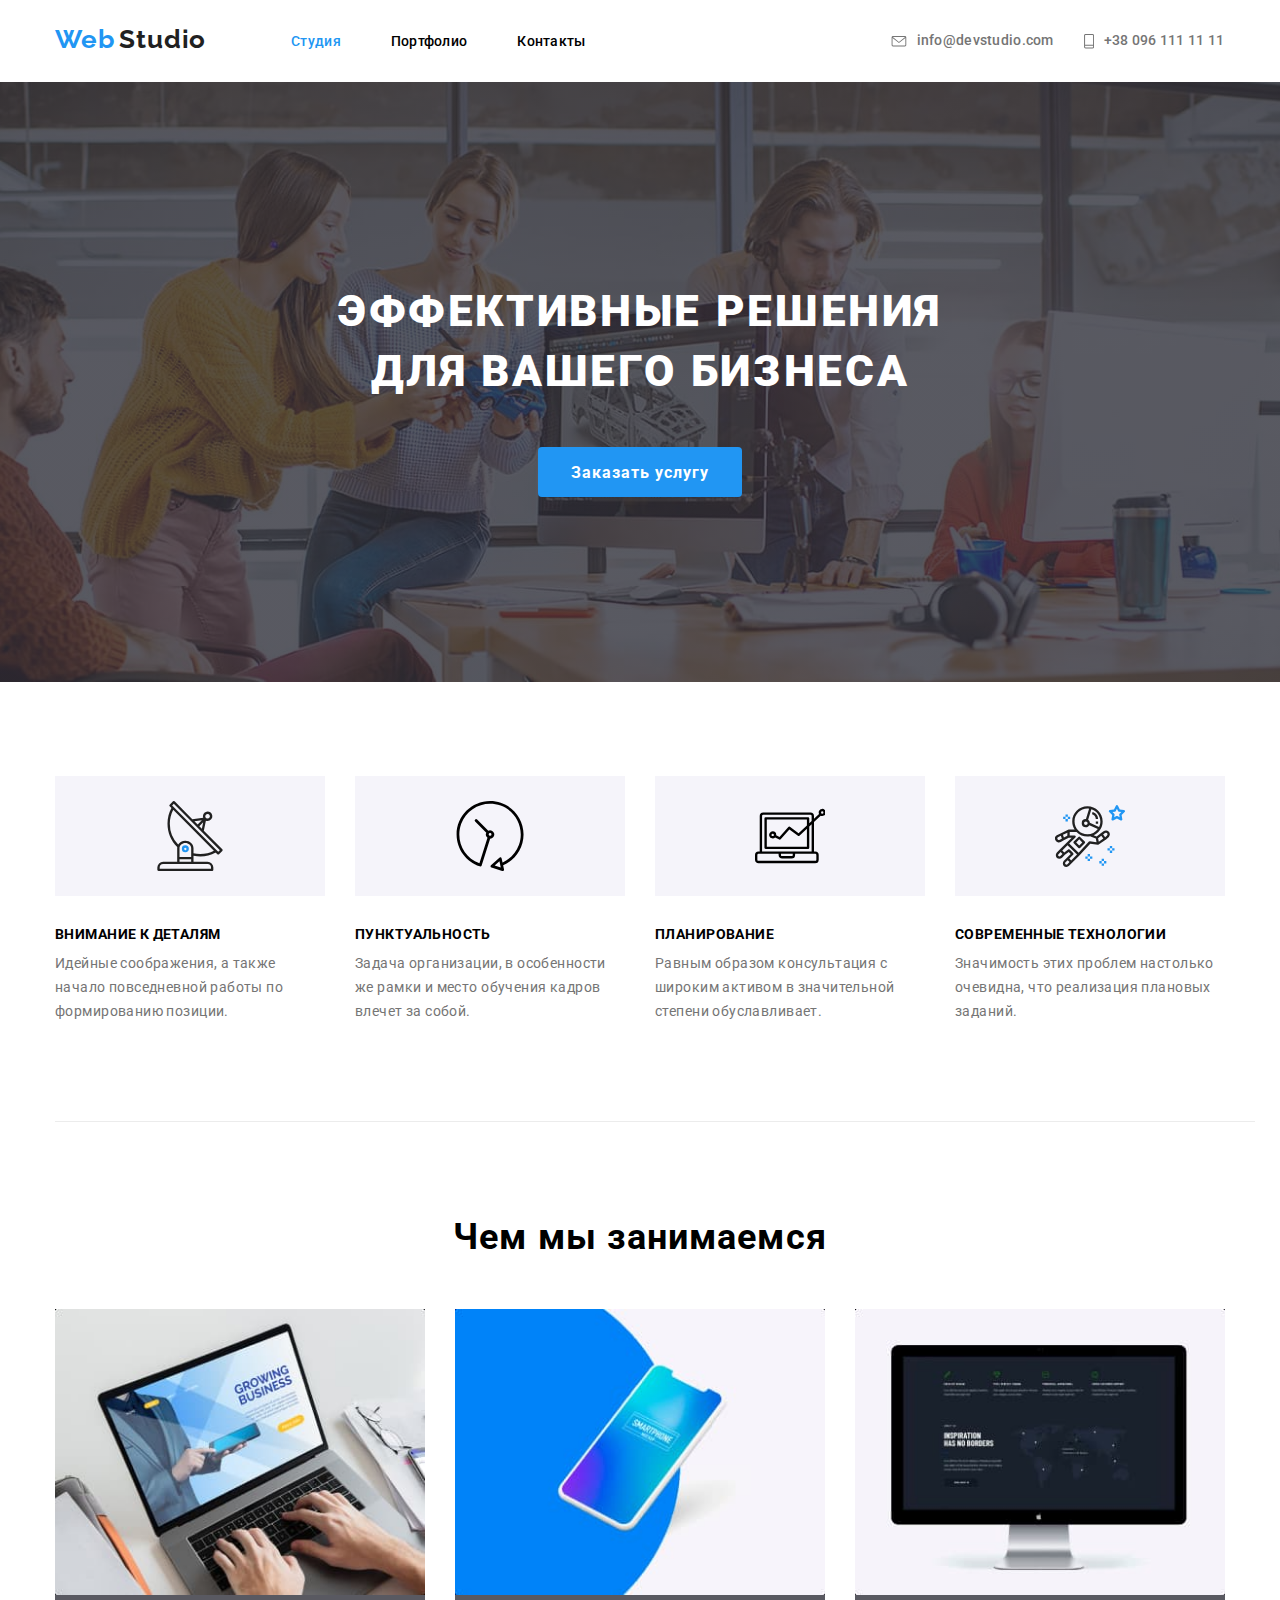
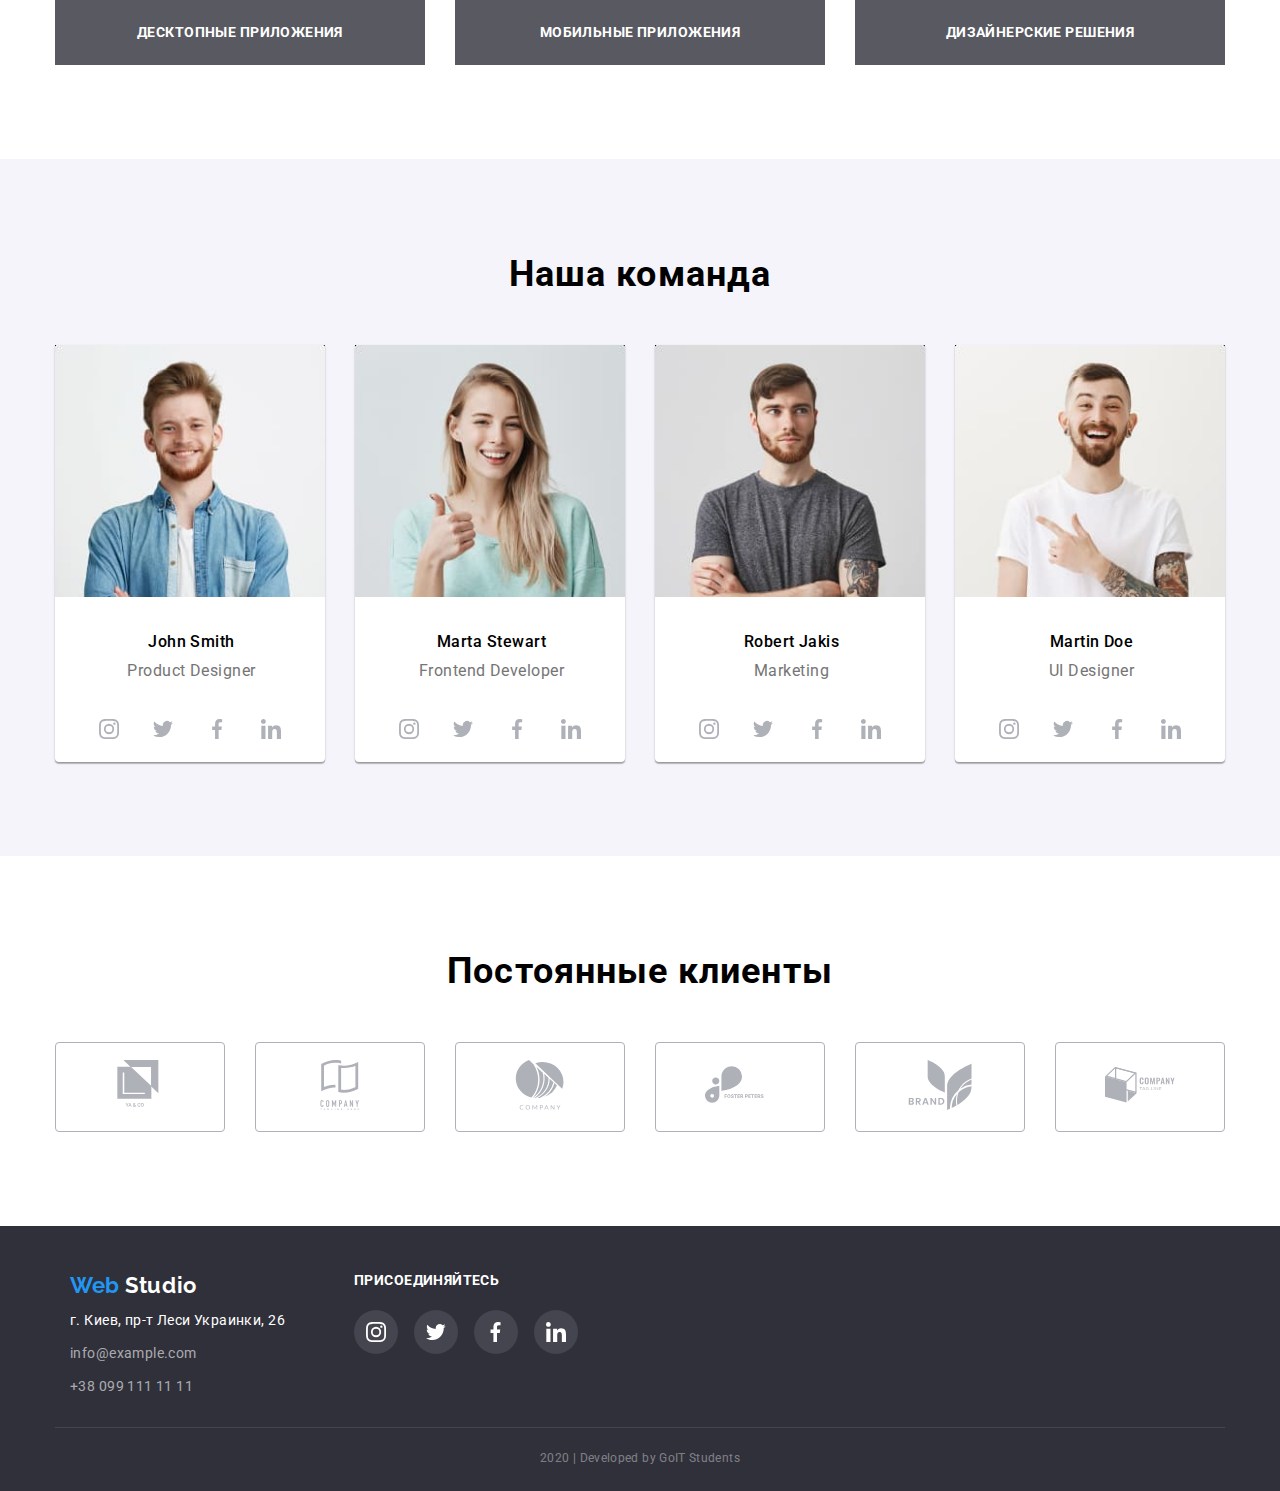
<file: index.html>
<!DOCTYPE html>
<html lang="ru">
  <head>
    <title>Document</title>
    <link
      rel="stylesheet"
      href="https://cdnjs.cloudflare.com/ajax/libs/modern-normalize/0.6.0/modern-normalize.min.css"
    />
    <link rel="stylesheet" href="./css/index.css" />
    <link
      href="https://fonts.googleapis.com/css2?family=Raleway:wght@400;500;700&family=Roboto:wght@400;500;700&display=swap"
      rel="stylesheet"
    />
    <style>
      a {
        text-decoration: none;
      }
    </style>
  </head>
  <body>
    <header>
      <div class="container">
      <div class="site-nav">
            <a class="logotype" href="">
            <span class="accent">Web</span>
            <span class="logo">Studio</span>
          </a>
          <nav>
          <ul class="main-navigation">
            <li class="nav1">
              <a class="link-current" href="./index.html">Студия</a>
            </li>
            <li class="nav1">
              <a href="./portfolio.html">Портфолио</a>
            </li>
            <li class="nav1"><a href="">Контакты</a></li>
          </ul>
        </nav>
        <ul class="mail">
          <li class="mail1">
            <a href="" class="icon-flex">
              <svg class="mail1-icon">
                <use href="./svg/symbol-defs.svg#icon-envelopenew"></use>
              </svg>
              info@devstudio.com
            </a>
          </li>
          <li class="mail1">
            <a href="" class="icon-flex">
              <svg class="mail1-icon2">
                <use href="./svg/symbol-defs.svg#icon-Vector"></use>
              </svg>
              +38 096 111 11 11</a>
          </li>
        </ul>
      </div>
      </div>
    </header>
    <section class="hero-order">
        <h1 class="hero">эффективные решения для вашего бизнеса</h1>
        <a href="" class="order-service">Заказать услугу </a>
        </section>
      <section class="container">
          <ul class="benefits">
            <li class="benefits-element">
              <div class="picture-background">
              <a href="">
                <svg class="antenna">
                  <use href="./svg/symbol-defs.svg#icon-antenna"></use>
                </svg>
                </div>
              </a>
              <h3 class="benefits-head">Внимание к деталям</h3>
              <p class="benefits-descr">
                Идейные соображения, а также начало повседневной работы по
                формированию позиции.
              </p>
            </li>
            <li class="benefits-element">
              <div class="picture-background">
              <a href="">
                <svg class="clock">
                  <use href="./svg/symbol-defs.svg#icon-Vector3"></use>
                </svg>
                </div>
              </a>
              <h3 class="benefits-head">Пунктуальность</h3>
              <p class="benefits-descr">
                Задача организации, в особенности же рамки и место обучения
                кадров влечет за собой.
              </p>
            </li>
            <li class="benefits-element">
              <div class="picture-background">
                <a href="">
                  <svg class="monitor">
                    <use href="./svg/symbol-defs.svg#icon-Vector4"></use>
                  </svg>
              </div></a>
              <h3 class="benefits-head">Планирование</h3>
              <p class="benefits-descr">
                Равным образом консультация с широким активом в значительной
                степени обуславливает.
              </p>
            </li>
            <li class="benefits-element">
              <div class="picture-background">
                <a href="">
                <svg class="cosmonaut">
                  <use href="./svg/symbol-defs.svg#icon-Vector5"></use>
                </svg>
              </div></a>
              <h3 class="benefits-head">Современные технологии</h3>
              <p class="benefits-descr">
                Значимость этих проблем настолько очевидна, что реализация
                плановых заданий.
              </p>
            </li>
          </ul>
        </section>
        <div class="directions">
        <section class="container">
        <h2 class="head-2-descr">Чем мы занимаемся</h2>
        <ul class="work">
          <li class="work-element">
            <img src="./jpg/img1.jpg" alt="Ноут" width="370px" class="image-work" />
            <h3 class="work-head">Десктопные приложения</h3>
          </li>
          <li class="work-element">
            <img src="./jpg/box2.jpg" alt="Смартфон" width="370px" class="image-work" />
            <h3 class="work-head">Мобильные приложения</h3>
          </li>
          <li class="work-element">
            <img src="./jpg/img3.jpg" alt="Монитор2" width="370px" class="image-work"/>
            <h3 class="work-head">Дизайнерские решения</h3>
          </li>
        </ul>
      </section>
      </div>
      <section class="our-team">
        <div class="container">
        <h2 class="head-2-descr">Наша команда</h2>
        <ul class="team">
          <li class="team-element">
            <img src="./jpg/imgp1.jpg" alt="Человек1" width="270px" />
            <div class="name-job">
            <p class="name">
              John Smith
            </p>
            <p class="job">Product Designer</p>
            </div>
            <ul class="icons">
              <li class="icons-element">
                <a href="" class="icons-element-url">
                  <svg class="icon-svg">
                    <use href="./svg/symbol-defs.svg#icon-inst"></use>
                  </svg>
                  </a>
              </li>
              <li class="icons-element">
                <a href="" class="icons-element-url">
                  <svg class="icon-svg">
                    <use href="./svg/symbol-defs.svg#icon-twitter"></use>
                  </svg>
                   </a>
              </li>
              <li class="icons-element">
                <a href="" class="icons-element-url"> 
                  <svg class="icon-svg">
                    <use href="./svg/symbol-defs.svg#icon-Vectornew"></use>
                  </svg>
                 </a>
              </li>
              <li class="icons-element">
                <a href="" class="icons-element-url">
                  <svg class="icon-svg">
                    <use href="./svg/symbol-defs.svg#icon-li1"></use>
                  </svg>
                 </a>
              </li>
            </ul>
          </li>
          <li class="team-element">
            <img src="./jpg/imgp2.jpg" alt="Человек2" width="270px" />
            <div class="name-job">
            <p class="name">Marta Stewart</p>
            <p class="job">Frontend Developer</p> </div>
            <ul class="icons">
              <li class="icons-element">
                <a href="" class="icons-element-url">
                  <svg class="icon-svg">
                    <use href="./svg/symbol-defs.svg#icon-inst"></use>
                  </svg>
                </a>
              </li>
              <li class="icons-element">
                <a href="" class="icons-element-url">
                  <svg class="icon-svg">
                    <use href="./svg/symbol-defs.svg#icon-twitter"></use>
                  </svg>
                </a>
              </li>
              <li class="icons-element">
                <a href="" class="icons-element-url">
                  <svg class="icon-svg">
                    <use href="./svg/symbol-defs.svg#icon-Vectornew"></use>
                  </svg>
                </a>
              </li>
              <li class="icons-element">
                <a href="" class="icons-element-url">
                  <svg class="icon-svg">
                    <use href="./svg/symbol-defs.svg#icon-li1"></use>
                  </svg>
                </a>
              </li>
            </ul>
          </li>
          <li class="team-element">
            <img src="./jpg/imgp3.jpg" alt="Человек3" width="270px" />
            <div class="name-job"> 
            <p class="name">
              Robert Jakis
            </p>
            <p class="job">Marketing</p> </div>
            <ul class="icons">
              <li class="icons-element">
                <a href="" class="icons-element-url">
                  <svg class="icon-svg">
                    <use href="./svg/symbol-defs.svg#icon-inst"></use>
                  </svg>
                </a>
              </li>
              <li class="icons-element">
                <a href="" class="icons-element-url">
                  <svg class="icon-svg">
                    <use href="./svg/symbol-defs.svg#icon-twitter"></use>
                  </svg>
                </a>
              </li>
              <li class="icons-element">
                <a href="" class="icons-element-url">
                  <svg class="icon-svg">
                    <use href="./svg/symbol-defs.svg#icon-Vectornew"></use>
                  </svg>
                </a>
              </li>
              <li class="icons-element">
                <a href="" class="icons-element-url">
                  <svg class="icon-svg">
                    <use href="./svg/symbol-defs.svg#icon-li1"></use>
                  </svg>
                </a>
              </li>
            </ul>
          </li>
          <li class="team-element">
            <img src="./jpg/imgp4.jpg" alt="Человек4" width="270" />
            <div class="name-job">
            <p class="name">
              Martin Doe
            </p>
            <p class="job">UI Designer</p> </div>
            <ul class="icons">
              <li class="icons-element">
                <a href="" class="icons-element-url">
                  <svg class="icon-svg">
                    <use href="./svg/symbol-defs.svg#icon-inst"></use>
                  </svg>
                </a>
              </li>
              <li class="icons-element">
                <a href="" class="icons-element-url">
                  <svg class="icon-svg">
                    <use href="./svg/symbol-defs.svg#icon-twitter"></use>
                  </svg>
                </a>
              </li>
              <li class="icons-element">
                <a href="" class="icons-element-url">
                  <svg class="icon-svg">
                    <use href="./svg/symbol-defs.svg#icon-Vectornew"></use>
                  </svg>
                </a>
              </li>
              <li class="icons-element">
                <a href="" class="icons-element-url">
                  <svg class="icon-svg">
                    <use href="./svg/symbol-defs.svg#icon-li1"></use>
                  </svg>
                </a>
              </li>
            </ul>
          </li>
        </ul>
        </div>
      </section>
      <div class="container">
      <section class="clients">
        <h2 class="head-2-descr">Постоянные клиенты</h2>
        <ul class="comapanies">
          <li class="comapanies-example">
            <a href="">
              <svg class="icon-companies">
                <use href="./svg/symbol-defs.svg#icon-logo1"></use>
              </svg>
              </a>
          </li>
          <li class="comapanies-example">
            <a href="">
              <svg class="icon-companies">
                <use href="./svg/symbol-defs.svg#icon-logo2"></use>
              </svg>
              </a>
          </li>
          <li class="comapanies-example">
            <a href="">
              <svg class="icon-companies">
                <use href="./svg/symbol-defs.svg#icon-logo3"></use>
              </svg>
              </a>
          </li>
          <li class="comapanies-example">
            <a href="">
              <svg class="icon-companies2">
                <use href="./svg/symbol-defs.svg#icon-logo4"></use>
              </svg>
              </a>
          </li>
          <li class="comapanies-example">
            <a href="">
            <svg class="icon-companies2">
              <use href="./svg/symbol-defs.svg#icon-logo5"></use>
            </svg>
            </a>
          </li>
          <li class="comapanies-example">
            <a href="">
              <svg class="icon-companies2">
                <use href="./svg/symbol-defs.svg#icon-logo6"></use>
              </svg>
              </a>
          </li>
        </ul>
      </section>
      </div>
    </div>
    <footer class="footer-class">
      <div class="container">
        <div class="flex-footer">
          <div class="footer-element">
            <a href="">
              <span class="accent2">Web</span> <span class="logo2">Studio</span>
            </a>
            <address>
              <p class="adress-footer">г. Киев, пр-т Леси Украинки, 26</p>
              <p class="mail-footer">info@example.com</p>
              <p class="number-footer">+38 099 111 11 11</p>
            </address>
          </div>
          <div class="footer-element">
            <h3 class="join">присоединяйтесь</h3>
            <ul class="social-icon-footer">
              <li class="social-element">
                <a href="" class="social-element-url">
                  <svg class="icon-footer2">
                    <use href="./svg/symbol-defs.svg#icon-finst"></use>
                  </svg>
                  </a>
              </li>
              <li class="social-element">
                <a href="" class="social-element-url">
                  <svg class="icon-footer2">
                    <use href="./svg/symbol-defs.svg#icon-ftw"></use>
                  </svg>
                  </a>
              </li>
              <li class="social-element">
                <a href="" class="social-element-url">
                  <svg class="icon-footer2">
                    <use href="./svg/symbol-defs.svg#icon-ffac"></use>
                  </svg>
                  </a>
              </li>
              <li class="social-element">
                <a href="" class="social-element-url">
                  <svg class="icon-footer2">
                    <use href="./svg/symbol-defs.svg#icon-flink"></use>
                  </svg>
                  </a>
              </li>
            </ul>
          </div>
        </div>
        <p class="developed">2020 | Developed by GoIT Students</p>
      </div>
    </footer>
  </body>
</html>
</file>
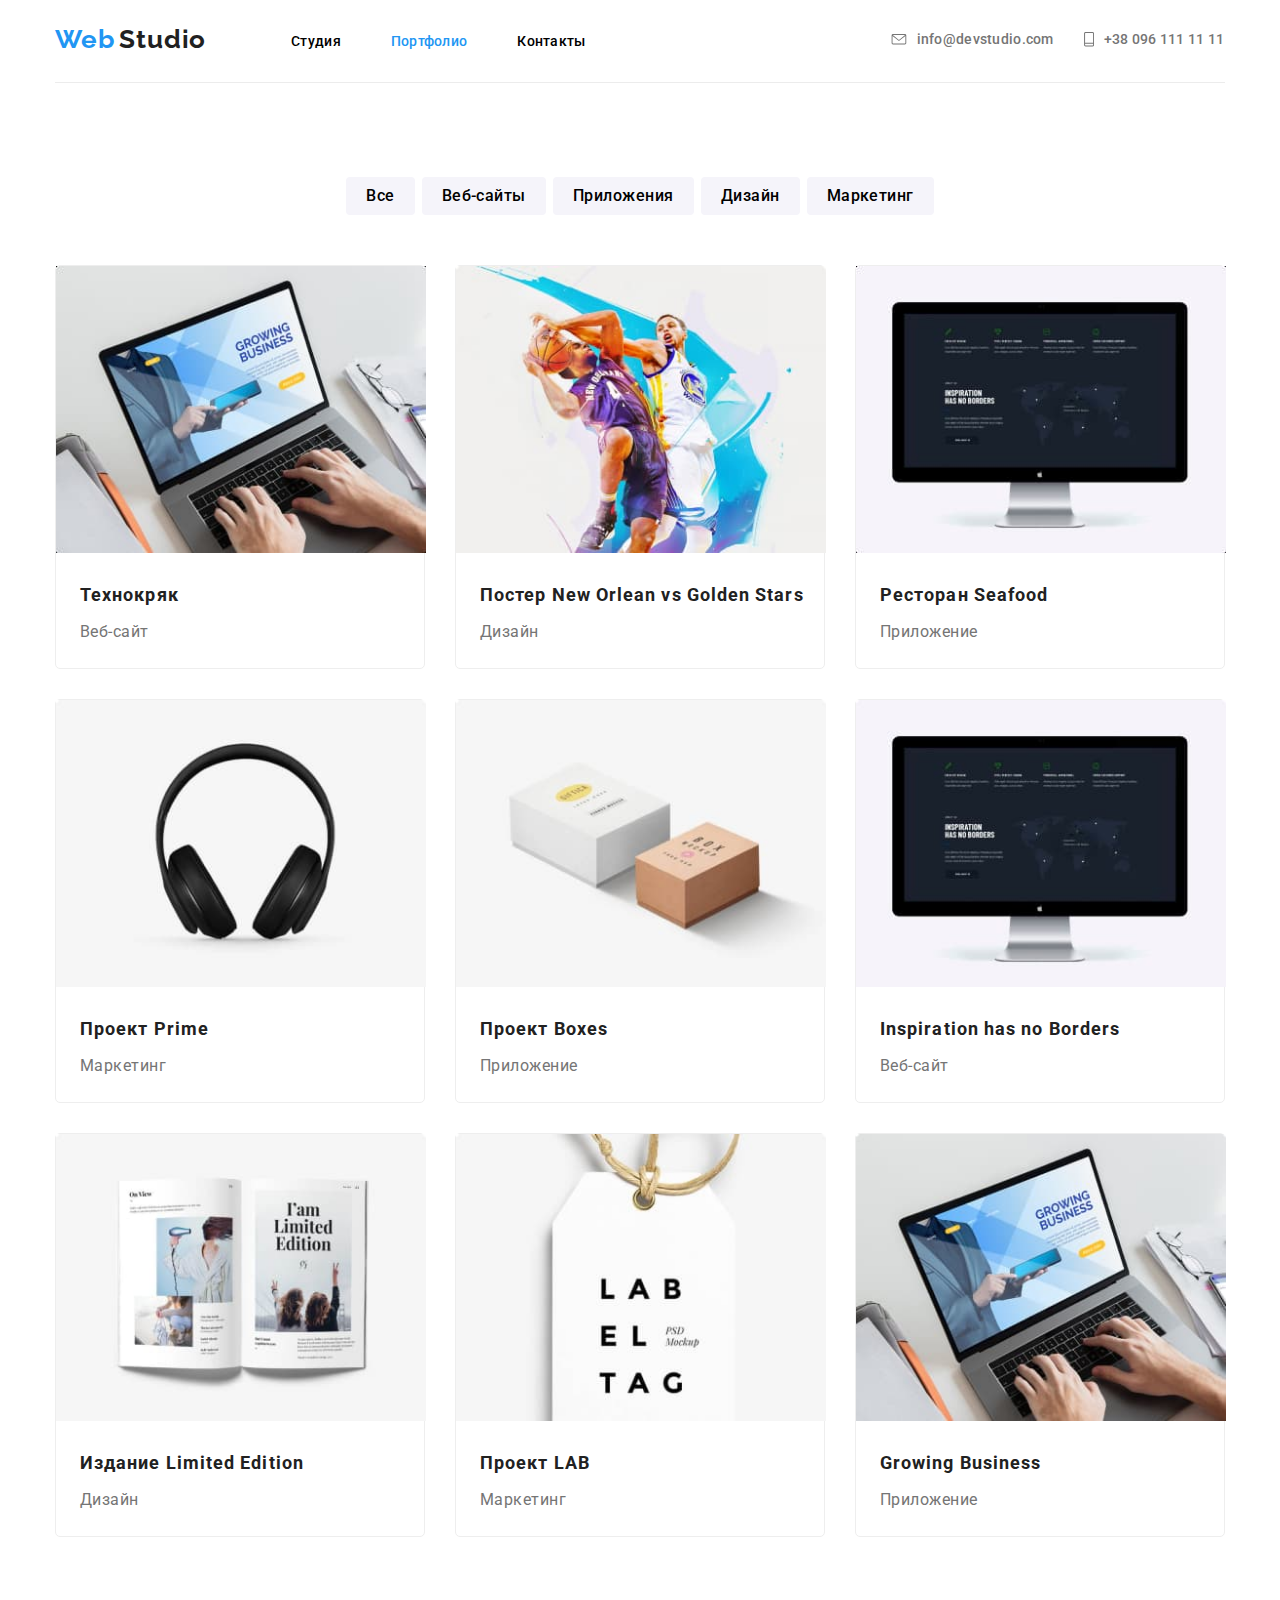
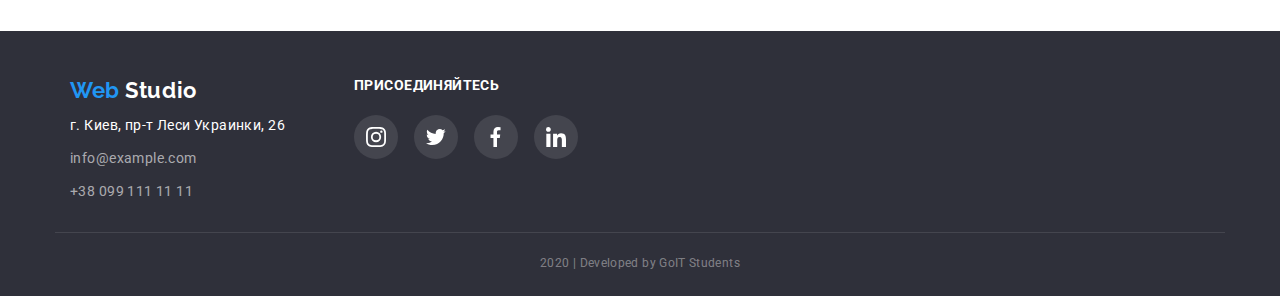
<file: portfolio.html>
<!DOCTYPE html>
<html lang="ru">
  <head>
    <title>Document</title>
    <link
      rel="stylesheet"
      href="https://cdnjs.cloudflare.com/ajax/libs/modern-normalize/0.6.0/modern-normalize.min.css"
    />
    <link rel="stylesheet" href="./css/portfolio.css" />
    <link
      href="https://fonts.googleapis.com/css2?family=Raleway:wght@400;500;700&family=Roboto:wght@400;500;700&display=swap"
      rel="stylesheet"
    />
    <style>
      a {
        text-decoration: none;
      }
    </style>
  </head>
  <body>
    <header>
      <div class="container">
        <div class="site-nav">
          <a class="logotype" href="">
            <span class="accent">Web</span>
            <span class="logo">Studio</span>
          </a>
          <nav>
            <ul class="main-navigation">
              <li class="nav1">
                <a href="./index.html">Студия</a>
              </li>
              <li class="nav1">
                <a class="link-current" href="./portfolio.html">Портфолио</a>
              </li>
              <li class="nav1"><a href="">Контакты</a></li>
            </ul>
          </nav>
          <ul class="mail">
            <li class="mail1">
              <a href="" class="icon-flex">
                <svg class="mail1-icon">
                  <use href="./svg/symbol-defs.svg#icon-envelopenew"></use>
                </svg>
                info@devstudio.com
              </a>
            </li>
            <li class="mail1">
              <a href="" class="icon-flex">
                <svg class="mail1-icon2">
                  <use href="./svg/symbol-defs.svg#icon-Vector"></use>
                </svg>
                +38 096 111 11 11</a
              >
            </li>
          </ul>
        </div>
      </div>
    </header>
    <div class="container">
      <main>
        <section>
          <!-- <h1>Примеры работ</h1> -->
          <ul class="button-flex">
            <li class="button-element">
              <button type="button" class="button-element-button">Все</button>
            </li>
            <li class="button-element">
              <button type="button" class="button-element-button">
                Веб-сайты
              </button>
            </li>
            <li class="button-element">
              <button type="button" class="button-element-button">
                Приложения
              </button>
            </li>
            <li class="button-element">
              <button type="button" class="button-element-button">
                Дизайн
              </button>
            </li>
            <li class="button-element">
              <button type="button" class="button-element-button">
                Маркетинг
              </button>
            </li>
          </ul>
        </section>
        <section>
          <ul class="projects">
            <li class="projects-element">
              <a href="">
                <img
                  class="examples"
                  src="./jpg/img1.jpg"
                  alt="Технокряк"
                  width="370px"
                />
                <h2 class="second-header">Технокряк</h2>
                <p class="filtrs">Веб-сайт</p>
                <!-- <p class="desc-for-header">
                Технокряк это современная площадка распространения коронавируса.
                Компании используют эту платформу для цифрового шпионажа и атак
                на защищённые сервера конкурентов.
              </p> -->
              </a>
            </li>
            <li class="projects-element">
              <a href="">
                <img
                  class="examples"
                  src="./jpg/img2.jpg"
                  alt="Постер"
                  width="370px"
                />
                <h2 class="second-header">Постер New Orlean vs Golden Stars</h2>
                <p class="filtrs">Дизайн</p>
                <p class="desc-for-header"></p>
              </a>
            </li>
            <li class="projects-element">
              <a href="">
                <img
                  class="examples"
                  src="./jpg/img3.jpg"
                  alt="Ресторан"
                  width="370px"
                />
                <h2 class="second-header">Ресторан Seafood</h2>
                <p class="filtrs">Приложение</p>
                <p class="desc-for-header"></p>
              </a>
            </li>
            <li class="projects-element">
              <a href="">
                <img
                  class="examples"
                  src="./jpg/img4.jpg"
                  alt="Прайм"
                  width="370px"
                />
                <h2 class="second-header">Проект Prime</h2>
                <p class="filtrs">Маркетинг</p>
                <p class="desc-for-header"></p>
              </a>
            </li>
            <li class="projects-element">
              <a href="">
                <img
                  class="examples"
                  src="./jpg/img5.jpg"
                  alt="Проект"
                  width="370px"
                />
                <h2 class="second-header">Проект Boxes</h2>
                <p class="filtrs">Приложение</p>
                <p class="desc-for-header"></p>
              </a>
            </li>
            <li class="projects-element">
              <a href="">
                <img
                  class="examples"
                  src="./jpg/img6.jpg"
                  alt="Монитор"
                  width="370px"
                />
                <h2 class="second-header">Inspiration has no Borders</h2>
                <p class="filtrs">Веб-сайт</p>
                <p class="desc-for-header"></p>
              </a>
            </li>
            <li class="projects-element">
              <a href="">
                <img
                  class="examples"
                  src="./jpg/img7.jpg"
                  alt="Издание"
                  width="370px"
                />
                <h2 class="second-header">Издание Limited Edition</h2>
                <p class="filtrs">Дизайн</p>
                <p class="desc-for-header"></p>
              </a>
            </li>
            <li class="projects-element">
              <a href="">
                <img
                  class="examples"
                  src="./jpg/img8.jpg"
                  alt="ЛАБ"
                  width="370px"
                />
                <h2 class="second-header">Проект LAB</h2>
                <p class="filtrs">Маркетинг</p>
                <p class="desc-for-header"></p>
              </a>
            </li>
            <li class="projects-element">
              <a href="">
                <img
                  class="examples"
                  src="./jpg/img9.jpg"
                  alt="Рост"
                  width="370px"
                />
                <h2 class="second-header">Growing Business</h2>
                <p class="filtrs">Приложение</p>
                <p></p>
              </a>
            </li>
          </ul>
        </section>
      </main>
    </div>
    <footer class="footer-class">
      <div class="container">
        <div class="flex-footer">
          <div class="footer-element">
            <a href="">
              <span class="accent2">Web</span> <span class="logo2">Studio</span>
            </a>
            <address>
              <p class="adress-footer">г. Киев, пр-т Леси Украинки, 26</p>
              <p class="mail-footer">info@example.com</p>
              <p class="number-footer">+38 099 111 11 11</p>
            </address>
          </div>
          <div class="footer-element">
            <h3 class="join">присоединяйтесь</h3>
            <ul class="social-icon-footer">
              <li class="social-element">
                <a href="" class="social-element-url">
                  <svg class="icon-footer2">
                    <use href="./svg/symbol-defs.svg#icon-finst"></use>
                  </svg>
                </a>
              </li>
              <li class="social-element">
                <a href="" class="social-element-url">
                  <svg class="icon-footer2">
                    <use href="./svg/symbol-defs.svg#icon-ftw"></use>
                  </svg>
                </a>
              </li>
              <li class="social-element">
                <a href="" class="social-element-url">
                  <svg class="icon-footer2">
                    <use href="./svg/symbol-defs.svg#icon-ffac"></use>
                  </svg>
                </a>
              </li>
              <li class="social-element">
                <a href="" class="social-element-url">
                  <svg class="icon-footer2">
                    <use href="./svg/symbol-defs.svg#icon-flink"></use>
                  </svg>
                </a>
              </li>
            </ul>
          </div>
        </div>
        <p class="developed">2020 | Developed by GoIT Students</p>
      </div>
    </footer>
  </body>
</html>
</file>
<file: css/index.css>
html {
  box-sizing: border-box;
}

*,
*::before,
*::after {
  margin: 0;
  padding: 0;
  box-sizing: inherit;
}

:root {
  --primary-text-color: 212121;
  --secondary-text-color: #757575;
  --less-white-color: #ffffff;
  --background-grey-color: #f5f4fa;
  font-family: "Roboto", sans-serif;
  font-family: "Raleway", sans-serif;
}

a {
  text-decoration: none;
  margin: 0px;
  padding: 0px;
}

li {
  list-style-type: none;
  margin: 0px;
  padding: 0px;
}

.container {
  width: 1200px;
  padding-left: 15px;
  padding-right: 15px;
  margin-left: auto;
  margin-right: auto;
}

.site-nav {
  display: flex;
  /* margin-left: 200px; */
  /* margin-right: 200px; */
}

.logotype {
  display: block;
  padding-top: 24px;
  padding-bottom: 25px;
}

.main-navigation {
  display: flex;
  padding-top: 32px;
  padding-bottom: 32px;
  margin-left: 85px;
}

.main-navigation .nav1 + .nav1 {
  margin-left: 50px;
}

.mail {
  display: flex;
  align-items: center;
  padding-top: 32px;
  padding-bottom: 32px;
  margin-left: 305px;
}

.mail .mail1 + .mail1 {
  margin-left: 30px;
}

.icon-flex {
  display: flex;
  align-items: center;
}

.accent {
  color: #2196f3;
  font-family: Raleway;
  font-style: normal;
  font-weight: bold;
  font-size: 26px;
  line-height: 1.19;
  letter-spacing: 0.03em;
}

.logo {
  color: #212121;
  font-family: Raleway;
  font-style: normal;
  font-weight: bold;
  font-size: 26px;
  line-height: 1.19;
  letter-spacing: 0.03em;
}

.main-navigation li a {
  color: var(--primary-text-color);
  font-family: Roboto;
  font-style: normal;
  font-weight: 500;
  font-size: 14px;
  line-height: 1.14;
  letter-spacing: 0.02em;
}

.nav1:hover,
.nav1:focus {
  color: #2196f3;
}

.link-current:hover {
  color: #2196f3;
}

.link-current {
  color: #2196f3;
}

.main-navigation .link-current {
  color: #2196f3;
}

.mail li a {
  color: var(--secondary-text-color);
  font-family: Roboto;
  font-style: normal;
  font-weight: 500;
  font-size: 14px;
  line-height: 1.14;
  letter-spacing: 0.02em;
}
.mail li a:hover,
.mail li a:focus {
  color: #2196f3;
}

.mail1-icon {
  width: 16px;
  height: 11px;
  margin-right: 10px;
}

.mail1-icon2 {
  width: 10px;
  height: 15px;
  margin-right: 10px;
}

.hero {
  color: var(--less-white-color);
  font-family: Roboto;
  font-style: normal;
  font-weight: 900;
  font-size: 44px;
  line-height: 1.36;
  letter-spacing: 0.06em;
  text-transform: uppercase;
  width: 646px;
}

.hero-order {
  /* background-color: var(--secondary-text-color); */
  padding-top: 200px;
  margin: auto;
  text-align: center;
  align-items: center;
  display: flex;
  flex-direction: column;
  background-image: url(../jpg/hero.jpg);
  background-position: center;
  background-repeat: no-repeat;
  background-size: cover;
  height: 600px;
  max-width: 1600px;
  background-image: linear-gradient(
      to right,
      rgba(47, 48, 58, 0.8),
      rgba(47, 48, 58, 0.8)
    ),
    url(../jpg/hero.jpg);
}

.order-service {
  color: var(--less-white-color);
  background-color: #2196f3;
  font-family: Roboto;
  font-style: normal;
  font-weight: bold;
  font-size: 16px;
  line-height: 1.87;
  display: flex;
  letter-spacing: 0.06em;

  display: inline-block;
  text-decoration: none;
  border: 1px solid transparent;
  border-radius: 4px;
  min-width: 200px;
  height: 50px;
  margin-top: 45px;
  /* margin-bottom: 199px; */
  padding-top: 10px;
  padding-bottom: 10px;
  padding-right: 32px;
  padding-left: 32px;
}

.benefits-head {
  color: var(--primary-text-color);
  font-family: Roboto;
  font-style: normal;
  font-weight: bold;
  font-size: 14px;
  line-height: 16px;
  letter-spacing: 0.03em;
  text-transform: uppercase;
  margin-top: 30px;
  margin-bottom: 10px;
}

.benefits {
  display: flex;
  flex-wrap: wrap;
  /* padding-right: 15px;
  padding-left: 15px; */
  padding-top: 94px;
  padding-bottom: 94px;
  width: 1200px;
  border-bottom: 1px solid #ececec;
}

.benefits .benefits-element {
  height: 251px;
  width: 270px;
}

.benefits .benefits-element + .benefits-element {
  margin-left: 30px;
}

.benefits-descr {
  color: var(--secondary-text-color);
  font-family: Roboto;
  font-style: normal;
  font-weight: normal;
  font-size: 14px;
  line-height: 1.71;
  letter-spacing: 0.03em;
  margin-top: 0px;
  margin-bottom: 0px;
}

.picture-background {
  display: inline-block;
  text-decoration: none;
  width: 270px;
  height: 120px;
  padding-top: 25px;
  padding-bottom: 25px;
  padding-left: 100px;
  padding-right: 100px;
  background-color: #f5f4fa;
}

.antenna {
  width: 70px;
  height: 70px;
}

.clock {
  width: 70px;
  height: 70px;
}

.monitor {
  width: 70px;
  height: 70px;
}

.cosmonaut {
  width: 70px;
  height: 70px;
}

.directions {
  padding-top: 94px;
  padding-bottom: 94px;
}

.head-2-descr {
  color: var(--primary-text-color);
  font-family: Roboto;
  font-style: normal;
  font-weight: bold;
  font-size: 36px;
  line-height: 1.17;
  text-align: center;
  letter-spacing: 0.03em;
  margin-bottom: 50px;
}

.work {
  display: flex;
  justify-content: space-between;
  /* padding-right: 15px;
  padding-left: 15px;
  margin-bottom: 190px;
  margin-top: 50px; */
}

/* .work .work-element {
  height: 294px;
  width: 370px;
} */

.work .work-element + .work-element {
  margin-left: 30px;
}

.work-head {
  color: var(--less-white-color);
  background-color: rgba(47, 48, 58, 0.8);
  font-family: Roboto;
  font-style: normal;
  font-weight: bold;
  font-size: 14px;
  line-height: 1.14;
  letter-spacing: 0.03em;
  text-transform: uppercase;

  display: inline-block;
  text-decoration: none;
  text-align: center;
  width: 370px;
  height: 70px;
  margin: 0px;
  vertical-align: middle;
  padding-top: 30px;
  padding-bottom: 30px;
}

.image-work {
  display: block;
}

.our-team {
  padding-top: 94px;
  padding-bottom: 94px;
  background-color: var(--background-grey-color);
}

.team {
  display: flex;
  justify-content: space-between;
  /* padding-right: 15px;
  padding-left: 15px; */
}

.team .team-element {
  height: 417px;
  width: 270px;
  background-color: #ffffff;
  border-bottom-right-radius: 4px;
  border-bottom-left-radius: 4px;
  box-shadow: 0px 2px 1px rgba(0, 0, 0, 0.2), 0px 1px 1px rgba(0, 0, 0, 0.14),
    0px 1px 3px rgba(0, 0, 0, 0.12);
}

.team .team-element + .team-element {
  margin-left: 30px;
}

.name {
  color: var(--primary-text-color);
  font-family: Roboto;
  font-style: normal;
  font-weight: 500;
  font-size: 16px;
  line-height: 1.19;
  letter-spacing: 0.03em;
  padding-top: 30px;
  padding-bottom: 10px;
  margin: 0px;
}

.job {
  color: var(--secondary-text-color);
  font-family: Roboto;
  font-style: normal;
  font-weight: normal;
  font-size: 16px;
  line-height: 1.19;
  letter-spacing: 0.03em;
  padding-bottom: 30px;
  margin: 0px;
}

.h2 {
  margin-bottom: 0px;
  margin-top: 0px;
}

.team .team-element {
  margin-top: 0px;
  margin-bottom: 0px;
}

.name-job {
  display: inline-block;
  text-decoration: none;
  text-align: center;
  width: 273px;
  height: 105px;
}

.icons {
  display: flex;
  flex-wrap: wrap;
  margin-left: 32px;
  margin-right: 31px;
}

.icons .icons-element + .icons-element {
  margin-left: 10px;
}

.icons-element-url {
  display: flex;
  justify-content: center;
  align-items: center;
  /* border-radius: 50%; */
  /* outline: solid 1px blueviolet; */
}

.icon-svg:hover,
.icon-svg:focus {
  background-color: #2196f3;
  fill: #ffffff;
}

.icon-svg {
  width: 44px;
  height: 44px;
  border-radius: 50%;
  fill: #afb1b8;
}

.comapanies {
  display: flex;
  flex-wrap: wrap;
}

.comapanies .comapanies-example + .comapanies-example {
  margin-left: 30px;
}

.comapanies-example {
  display: inline-block;
  width: 170px;
  height: 90px;
  /* padding-bottom: 20px;
  padding-top: 20px;
  padding-left: 65px;
  padding-left: 65px; */
  border: 1px solid #afb1b8;
  border-radius: 4px;
  display: flex;
  justify-content: center;
  align-items: center;
}

.comapanies-example:hover,
.comapanies-example:focus {
  border: 1px solid #2196f3;
  border-radius: 4px;
}

.clients {
  padding-top: 94px;
  padding-bottom: 94px;
}

.icon-companies {
  width: 50px;
  height: 50px;
  fill: #afb1b8;
}

.icon-companies2 {
  width: 70px;
  height: 50px;
  fill: #afb1b8;
}

.icon-companies:hover,
.icon-companies:focus {
  fill: #2196f3;
}

.icon-companies2:hover,
.icon-companies2:focus {
  fill: #2196f3;
}

.flex-footer {
  display: flex;
  padding-top: 47px;
  padding-bottom: 28px;
  padding-left: 15px;
  padding-right: 15px;
  border-bottom: 1px solid rgba(255, 255, 255, 0.1);
}

.flex-footer .footer-element + .footer-element {
  margin-left: 69px;
}

.social-icon-footer {
  display: flex;
  flex-wrap: wrap;
}

.social-icon-footer .social-element {
  height: 20px;
  width: 20px;
}

.social-icon-footer .social-element + .social-element {
  margin-left: 40px;
}

.social-element-url {
  width: 44px;
  height: 44px;
  border-radius: 50px;
  display: flex;
  justify-content: center;
  align-items: center;
  background-color: rgba(255, 255, 255, 0.1);
}

.social-element-url:hover,
.social-element-url:focus {
  background-color: #2196f3;
}

.logo2 {
  color: var(--less-white-color);
  font-family: Raleway;
  font-style: normal;
  font-weight: bold;
  font-size: 22px;
  line-height: 1.18;
  letter-spacing: 0.03em;
}

.accent2 {
  color: #2196f3;
  font-family: Raleway;
  font-style: normal;
  font-weight: bold;
  font-size: 22px;
  line-height: 1.18;
  letter-spacing: 0.03em;
}

.footer-class {
  background-color: #2f303a;
}
.logo2 {
  color: var(--less-white-color);
}
.adress-footer {
  color: var(--less-white-color);
  font-family: Roboto;
  font-style: normal;
  font-weight: normal;
  font-size: 14px;
  line-height: 1.71;
  letter-spacing: 0.03em;
  margin-top: 10px;
}
.mail-footer {
  color: rgba(255, 255, 255, 0.6);
  font-family: Roboto;
  font-style: normal;
  font-weight: normal;
  font-size: 14px;
  line-height: 1.71;
  letter-spacing: 0.03em;
  margin-top: 9px;
}

.number-footer {
  color: rgba(255, 255, 255, 0.6);
  font-family: Roboto;
  font-style: normal;
  font-weight: normal;
  font-size: 14px;
  line-height: 1.71;
  letter-spacing: 0.03em;
  margin-top: 9px;
}

.icon-footer2 {
  width: 20px;
  height: 20px;
}

.join {
  color: var(--less-white-color);
  font-family: Roboto;
  font-style: normal;
  font-weight: bold;
  font-size: 14px;
  line-height: 1.14;
  letter-spacing: 0.03em;
  text-transform: uppercase;
  margin-bottom: 21px;
}

.developed {
  font-family: Roboto;
  font-style: normal;
  font-weight: normal;
  font-size: 12px;
  line-height: 2;
  letter-spacing: 0.03em;
  color: rgba(255, 255, 255, 0.4);

  display: block;
  text-align: center;
  padding-top: 18px;
  padding-bottom: 21px;
  align-items: center;
}
</file>
<file: css/portfolio.css>
html {
  box-sizing: border-box;
}

*,
*::before,
*::after {
  margin: 0;
  padding: 0;
  box-sizing: inherit;
}

:root {
  --primary-text-color: 212121;
  --secondary-text-color: #757575;
  --less-white-color: #ffffff;
  --background-grey-color: #f5f4fa;
  font-family: "Roboto", sans-serif;
  font-family: "Raleway", sans-serif;
}

a {
  text-decoration: none;
  margin: 0px;
  padding: 0px;
}

li {
  list-style-type: none;
  margin: 0px;
  padding: 0px;
}

.container {
  width: 1200px;
  padding-left: 15px;
  padding-right: 15px;
  margin-left: auto;
  margin-right: auto;
}

.site-nav {
  display: flex;
  /* margin-left: 200px; */
  /* margin-right: 200px; */
}

.logotype {
  display: block;
  padding-top: 24px;
  padding-bottom: 25px;
}

.main-navigation {
  display: flex;
  padding-top: 32px;
  padding-bottom: 32px;
  margin-left: 85px;
}

.main-navigation .nav1 + .nav1 {
  margin-left: 50px;
}

.mail {
  display: flex;
  padding-top: 32px;
  padding-bottom: 32px;
  margin-left: 305px;
}

.mail .mail1 + .mail1 {
  margin-left: 30px;
}

.accent {
  color: #2196f3;
  font-family: Raleway;
  font-style: normal;
  font-weight: bold;
  font-size: 26px;
  line-height: 1.19;
  letter-spacing: 0.03em;
}

.logo {
  color: #212121;
  font-family: Raleway;
  font-style: normal;
  font-weight: bold;
  font-size: 26px;
  line-height: 1.19;
  letter-spacing: 0.03em;
}

.main-navigation li a {
  color: var(--primary-text-color);
  font-family: Roboto;
  font-style: normal;
  font-weight: 500;
  font-size: 14px;
  line-height: 1.14;
  letter-spacing: 0.02em;
}

.nav1:hover,
.nav1:focus {
  color: #2196f3;
}

.link-current:hover {
  color: #2196f3;
}

.link-current {
  color: #2196f3;
}

.main-navigation .link-current {
  color: #2196f3;
}

.mail li a {
  color: var(--secondary-text-color);
  font-family: Roboto;
  font-style: normal;
  font-weight: 500;
  font-size: 14px;
  line-height: 1.14;
  letter-spacing: 0.02em;
}
.mail li a:hover,
.mail li a:focus {
  color: #2196f3;
}

.mail1-icon {
  width: 16px;
  height: 11px;
  margin-right: 10px;
}

.mail1-icon2 {
  width: 10px;
  height: 15px;
  margin-right: 10px;
}

.icon-flex {
  display: flex;
  align-items: center;
}

.button-flex {
  display: flex;
  justify-content: center;
  padding-top: 94px;
  padding-bottom: 50px;
  border-top: 1px solid #ececec;
}

.button-flex .button-element + .button-element {
  margin-left: 7px;
  padding-bottom: 0px;
  padding-top: 0px;
  padding-right: 0px;
  padding-left: 0px;
}

.button-element {
  /* font-family: Roboto;
  font-style: normal;
  font-weight: 500;
  font-size: 16px;
  line-height: 1.63;
  text-align: center;
  letter-spacing: 0.03em;

  color: #212121;

  width: auto;
  height: 26px;
  padding-top: 6px;
  padding-bottom: 6px;
  padding-right: 20px;
  padding-left: 20px;
  */
  /* 
  background: #f5f4fa;
  border-radius: 4px; */
}

/* .button-element-button:hover,
.button-element-button:focus {
  color: #2196f3;
} */

.button-element-button:hover,
.button-element-button:focus {
  color: #2196f3;
}

.button-element-button {
  background: #f5f4fa;
  border-radius: 4px;
  border: transparent;
  padding-top: 6px;
  padding-bottom: 6px;
  padding-right: 20px;
  padding-left: 20px;
  font-family: Roboto;
  font-style: normal;
  font-weight: 500;
  font-size: 16px;
  line-height: 1.63;
  text-align: center;
  letter-spacing: 0.03em;
}

.second-header {
  font-family: Roboto;
  font-style: normal;
  font-weight: bold;
  font-size: 18px;
  line-height: 2;
  letter-spacing: 0.06em;
  color: #212121;
  margin-top: 20px;
  margin-bottom: 4px;
  padding: 0px;
  margin-left: 24px;
}

.filtrs {
  font-family: Roboto;
  font-style: normal;
  font-weight: normal;
  font-size: 16px;
  line-height: 1.87;
  letter-spacing: 0.03em;
  color: #757575;
  /* margin-bottom: 20px; */
  margin-left: 24px;
}

.desc-for-header {
  font-family: Roboto;
  font-style: normal;
  font-weight: normal;
  font-size: 18px;
  line-height: 1.56;
  letter-spacing: 0.03em;
  color: #ffffff;
  background-color: var(--background-grey-color);
  /* для видимости */
}

.projects {
  display: flex;
  flex-wrap: wrap;
  justify-content: space-between;
  padding-bottom: 94px;
}

.projects-element:nth-child(3n + 1) {
  margin-left: 0px;
}

.projects-element:nth-child(-n + 3) {
  margin-top: 0px;
}

.projects-element {
  margin-left: 30px;
  margin-top: 30px;
  background: #ffffff;
  border: 1px solid #eeeeee;
  border-radius: 5px;
  padding-bottom: 20px;
}

.projects-element:hover,
.projects-element:focus {
  box-shadow: 1px 4px 6px rgba(0, 0, 0, 0.16), 0px 4px 4px rgba(0, 0, 0, 0.06),
    0px 1px 1px rgba(0, 0, 0, 0.12);
}

.projects-element {
  display: inline-block;
  width: 370px;
  height: 404px;
}

.flex-footer {
  display: flex;
  padding-top: 47px;
  padding-bottom: 28px;
  padding-left: 15px;
  padding-right: 15px;
  border-bottom: 1px solid rgba(255, 255, 255, 0.1);
}

.flex-footer .footer-element + .footer-element {
  margin-left: 69px;
}

.social-icon-footer {
  display: flex;
  flex-wrap: wrap;
}

.social-icon-footer .social-element {
  height: 20px;
  width: 20px;
}

.social-icon-footer .social-element + .social-element {
  margin-left: 40px;
}

.social-element-url {
  width: 44px;
  height: 44px;
  border-radius: 50px;
  display: flex;
  justify-content: center;
  align-items: center;
  background-color: rgba(255, 255, 255, 0.1);
}

.social-element-url:hover,
.social-element-url:focus {
  background-color: #2196f3;
}

.icon-footer2 {
  width: 20px;
  height: 20px;
}

.logo2 {
  color: var(--less-white-color);
  font-family: Raleway;
  font-style: normal;
  font-weight: bold;
  font-size: 22px;
  line-height: 1.18;
  letter-spacing: 0.03em;
}

.accent2 {
  color: #2196f3;
  font-family: Raleway;
  font-style: normal;
  font-weight: bold;
  font-size: 22px;
  line-height: 1.18;
  letter-spacing: 0.03em;
}

.footer-class {
  background-color: #2f303a;
}
.logo2 {
  color: var(--less-white-color);
}
.adress-footer {
  color: var(--less-white-color);
  font-family: Roboto;
  font-style: normal;
  font-weight: normal;
  font-size: 14px;
  line-height: 1.71;
  letter-spacing: 0.03em;
  margin-top: 10px;
}
.mail-footer {
  color: rgba(255, 255, 255, 0.6);
  font-family: Roboto;
  font-style: normal;
  font-weight: normal;
  font-size: 14px;
  line-height: 1.71;
  letter-spacing: 0.03em;
  margin-top: 9px;
}

.number-footer {
  color: rgba(255, 255, 255, 0.6);
  font-family: Roboto;
  font-style: normal;
  font-weight: normal;
  font-size: 14px;
  line-height: 1.71;
  letter-spacing: 0.03em;
  margin-top: 9px;
}

.join {
  color: var(--less-white-color);
  font-family: Roboto;
  font-style: normal;
  font-weight: bold;
  font-size: 14px;
  line-height: 1.14;
  letter-spacing: 0.03em;
  text-transform: uppercase;
  margin-bottom: 21px;
}

.developed {
  font-family: Roboto;
  font-style: normal;
  font-weight: normal;
  font-size: 12px;
  line-height: 2;
  letter-spacing: 0.03em;
  color: rgba(255, 255, 255, 0.4);

  display: block;
  text-align: center;
  padding-top: 18px;
  padding-bottom: 21px;
  align-items: center;
}
</file>
